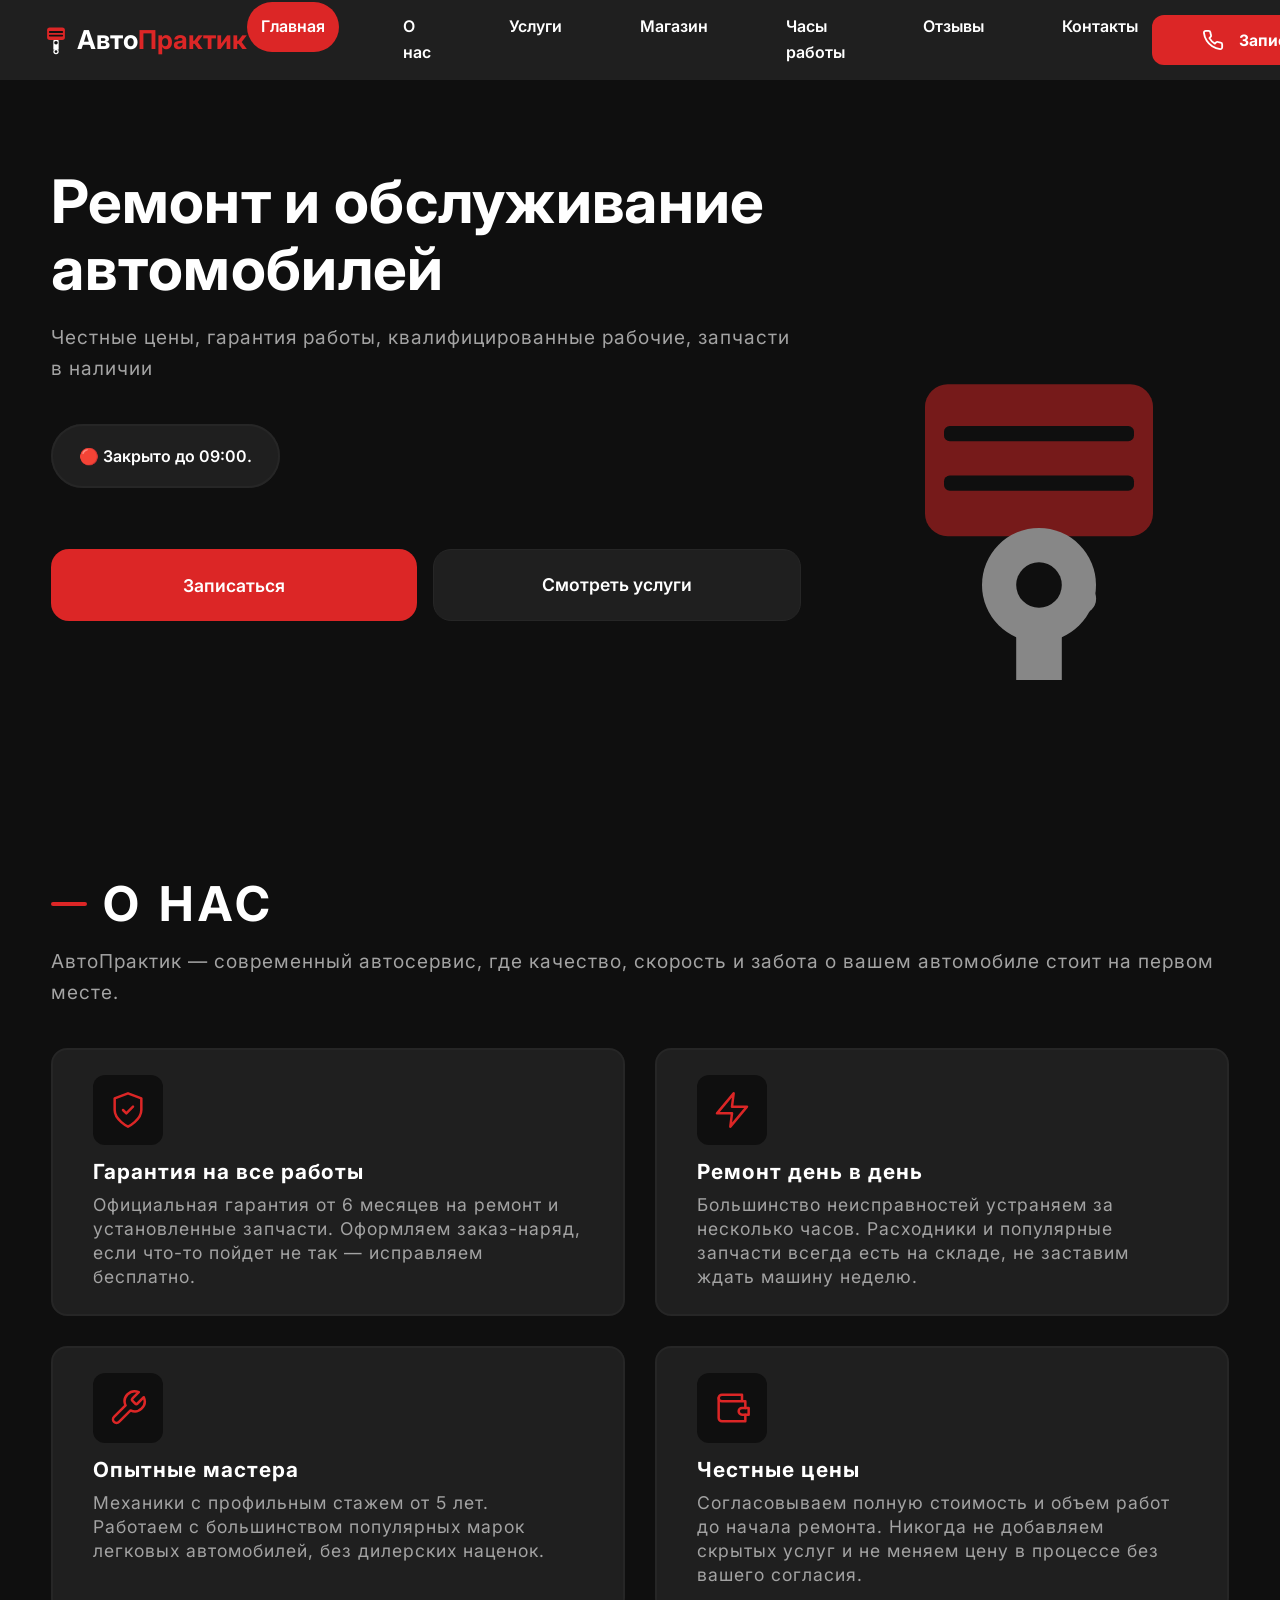
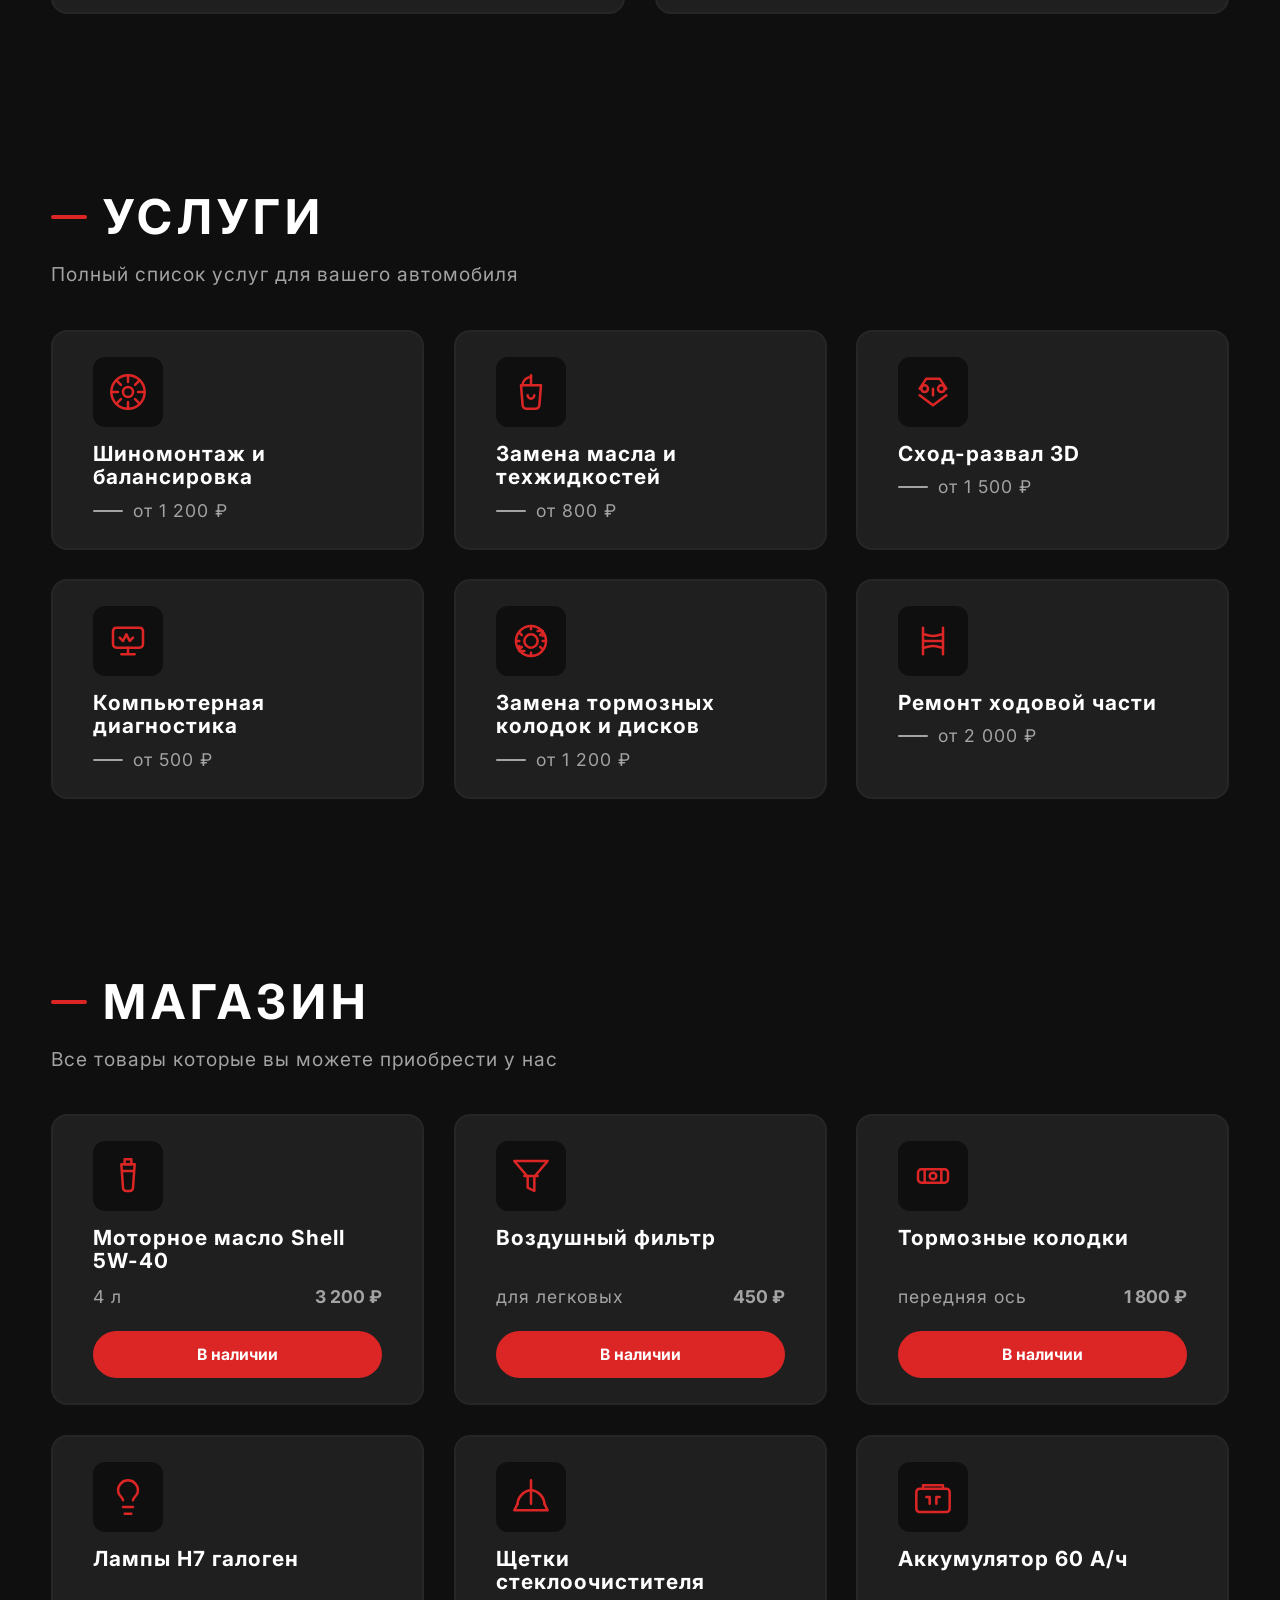
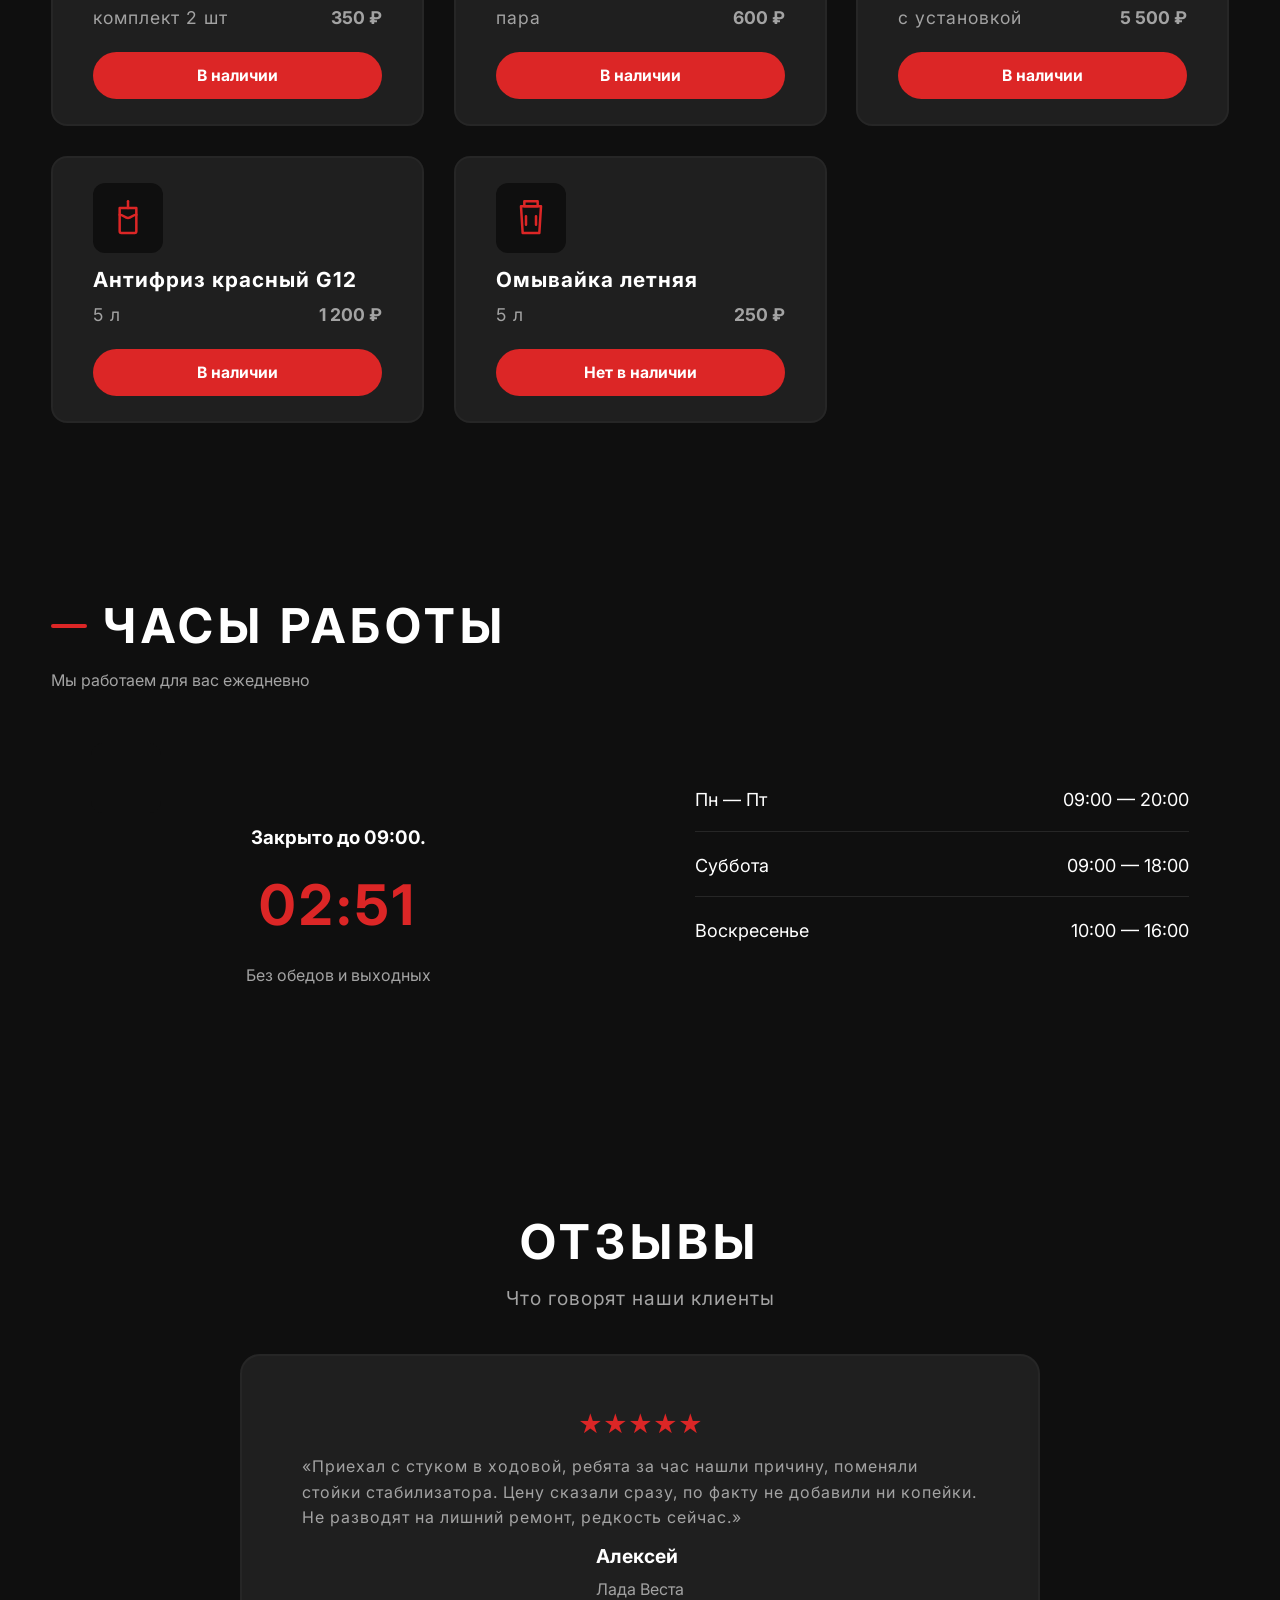
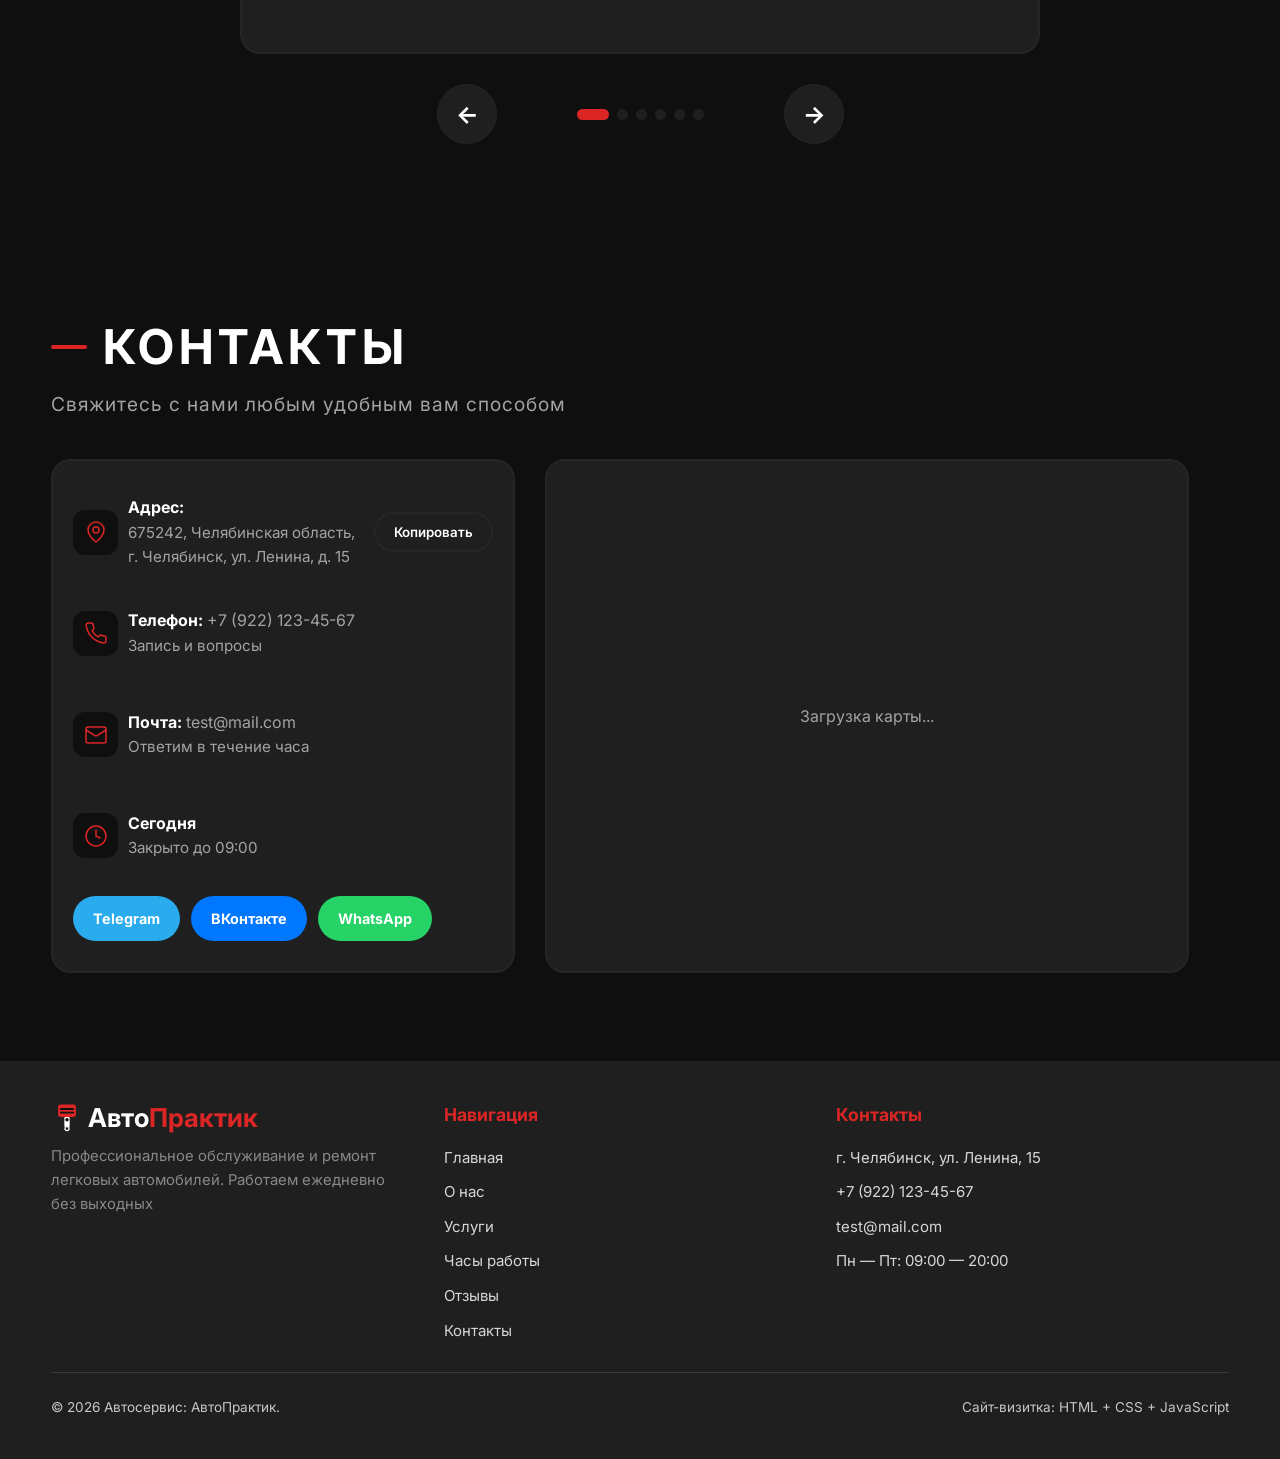
<file: index.html>
<!DOCTYPE html>
<html lang="ru" data-theme="dark">
<head>
    <meta charset="UTF-8">
    <meta name="viewport" content="width=device-width, initial-scale=1.0">
    <title>Автосервис • Практика</title>
    <link rel="preconnect" href="https://fonts.googleapis.com">
    <link rel="preconnect" href="https://fonts.gstatic.com" crossorigin>
    <link href="https://fonts.googleapis.com/css2?family=Inter:wght@400;500;600;700&display=swap" rel="stylesheet">
    <link rel="stylesheet" href="style.css">
</head>
<body>
    <!-- шапка -->
    <header id="header">
        <a href="#home" class="logo">
            <svg width="32" height="32" viewBox="0 0 36 36" fill="none" xmlns="http://www.w3.org/2000/svg">
                <rect x="8" y="4" width="20" height="14" rx="3" fill="#dc2626"/>
                <rect x="10" y="8" width="16" height="2" rx="1" fill="#111"/>
                <rect x="10" y="12" width="16" height="2" rx="1" fill="#111"/>
                <rect x="15" y="18" width="6" height="11" rx="1" fill="#ffffff"/>
                <circle cx="18" cy="21" r="2" fill="#111"/>
                <circle cx="18" cy="31" r="3" fill="#ffffff"/>
                <circle cx="18" cy="31" r="1.5" fill="#111"/>
            </svg>
            <h2>Авто<span>Практик</span></h2>
        </a>

        <nav>
            <ul class="nav-links" id="navLinks">
                <li><a href="#home">Главная</a></li>
                <li><a href="#about">О нас</a></li>
                <li><a href="#services">Услуги</a></li>
                <li><a href="#store">Магазин</a></li>
                <li><a href="#hours">Часы работы</a></li>
                <li><a href="#reviews">Отзывы</a></li>
                <li><a href="#contacts">Контакты</a></li>
            </ul>
        </nav>

        <div class="nav-actions">
            <button class="btn btn-primary" id="record">
                <svg width="22" height="22" viewBox="0 0 24 24" fill="none" stroke="currentColor" stroke-width="2" stroke-linecap="round" stroke-linejoin="round" xmlns="http://www.w3.org/2000/svg">
                    <path d="M22 16.92v3a2 2 0 0 1-2.18 2 19.79 19.79 0 0 1-8.63-3.07 19.5 19.5 0 0 1-6-6A19.79 19.79 0 0 1 2.12 4.18 2 2 0 0 1 4.11 2h3a2 2 0 0 1 2 1.72 12.84 12.84 0 0 0 .7 2.81 2 2 0 0 1-.45 2.11L8.09 9.91a16 16 0 0 0 6 6l1.27-1.27a2 2 0 0 1 2.11-.45 12.84 12.84 0 0 0 2.81.7A2 2 0 0 1 22 16.92z"/>
                </svg>
                Записаться
            </button>
            <button class="burger" id="burger" aria-label="Меню навигации"><span></span><span></span><span></span></button>
        </div>
    </header>

    <!-- главная -->
    <section id="home">
        <div class="container">
            <div class="gallery reveal" id="gallery">
                <div class="gallery-heading">
                    <h1>Ремонт и обслуживание автомобилей</h1>
                    <p>Честные цены, гарантия работы, квалифицированные рабочие, запчасти в наличии</p>
                    <span class="open-badge">
						<span class="open-dot" id="heroDot"></span>
						<span id="heroStatus">Открыто до 21:00. До закрытия 1 час 23 минуты</span>
					</span>
                    <div class="hero-buttons">
                        <div class="hero-buttons">
                            <button class="btn btn-primary" id="record">Записаться</button>
                            <a href="#services" class="btn btn-ghost">Смотреть услуги</a>
                        </div>
                    </div>
                </div>
                <svg id="heroPiston" viewBox="0 0 200 300" fill="none" xmlns="http://www.w3.org/2000/svg">
                    <g id="pistonGroup">
                        <rect id="pistonHead" x="40" y="40" width="120" height="80" rx="12" fill="#dc2626"/>
                        <rect x="50" y="62" width="100" height="8" rx="3" fill="#0f0f0f"/>
                        <rect x="50" y="88" width="100" height="8" rx="3" fill="#0f0f0f"/>
                        <rect id="conrod" x="88" y="120" width="24" height="110" rx="6" fill="#ffffff"/>
                        <circle cx="100" cy="135" r="10" fill="#0f0f0f"/>
                    </g>
                    <circle cx="100" cy="250" r="30" fill="#ffffff"/>
                    <circle cx="100" cy="250" r="12" fill="#0f0f0f"/>
                    <circle id="crankPin" cx="100" cy="230" r="8" fill="#ffffff"/>
                </svg>
            </div>
        </div>
    </section>

    <!-- о нас -->
    <section id="about">
        <div class="container">
            <div class="section-head reveal">
                <h2 class="section-title">О нас</h2>
				<p class="section-sub">АвтоПрактик — современный автосервис, где качество, скорость и забота о вашем автомобиле стоит на первом месте.</p>
            </div>
            <div class="features">
                <article class="feature reveal">
                    <div class="f-icon">
                        <svg width="40" height="40" viewBox="0 0 24 24" fill="none" stroke="#dc2626" stroke-width="1.5" stroke-linecap="round" stroke-linejoin="round">
                            <path d="M12 22s8-4 8-10V5l-8-3-8 3v7c0 6 8 10 8 10z"/>
                            <path d="m9 12 2 2 4-4"/>
                        </svg>
                    </div>
                    <h3>Гарантия на все работы</h3>
                    <p>Официальная гарантия от 6 месяцев на ремонт и установленные запчасти. Оформляем заказ-наряд, если что-то пойдет не так — исправляем бесплатно.</p>
                </article>
                <article class="feature reveal">
                    <div class="f-icon">
                        <svg width="40" height="40" viewBox="0 0 24 24" fill="none" stroke="#dc2626" stroke-width="1.5" stroke-linecap="round" stroke-linejoin="round">
                            <path d="M13 2 3 14h9l-1 8 10-12h-9l1-8z"/>
                        </svg>
                    </div>
                    <h3>Ремонт день в день</h3>
                    <p>Большинство неисправностей устраняем за несколько часов. Расходники и популярные запчасти всегда есть на складе, не заставим ждать машину неделю.</p>
                </article>
                <article class="feature reveal">
                    <div class="f-icon">
                        <svg width="40" height="40" viewBox="0 0 24 24" fill="none" stroke="#dc2626" stroke-width="1.5" stroke-linecap="round" stroke-linejoin="round">
                            <path d="M14.7 6.3a1 1 0 0 0 0 1.4l1.6 1.6a1 1 0 0 0 1.4 0l3.77-3.77a6 6 0 0 1-7.94 7.94l-6.91 6.91a2.12 2.12 0 0 1-3-3l6.91-6.91a6 6 0 0 1 7.94-7.94l-3.76 3.76z"/>
                        </svg>
                    </div>
                    <h3>Опытные мастера</h3>
                    <p>Механики с профильным стажем от 5 лет. Работаем с большинством популярных марок легковых автомобилей, без дилерских наценок.</p>
                </article>
                <article class="feature reveal">
                    <div class="f-icon">
                        <svg width="40" height="40" viewBox="0 0 24 24" fill="none" stroke="#dc2626" stroke-width="1.5" stroke-linecap="round" stroke-linejoin="round">
                            <path d="M20 12V8H6a2 2 0 0 1 0-4h12v4"/>
                            <path d="M4 6v12c0 1.1.9 2 2 2h14v-4"/>
                            <path d="M18 12a2 2 0 0 0 0 4h4v-4Z"/>
                        </svg>
                    </div>
                    <h3>Честные цены</h3>
                    <p>Согласовываем полную стоимость и объем работ до начала ремонта. Никогда не добавляем скрытых услуг и не меняем цену в процессе без вашего согласия.</p>
                </article>
            </div>
        </div>
    </section>

    <!-- услуги -->
    <section id="services">
        <div class="container">
            <div class="section-head reveal">
                <h2 class="section-title">Услуги</h2>
				<p class="section-sub">Полный список услуг для вашего автомобиля</p>
            </div>
            <div class="servis-grid" id="servisGrid">
                <article class="feature-servis reveal">
                    <div class="f-icon">
                        <svg width="40" height="40" viewBox="0 0 24 24" fill="none" stroke="#dc2626" stroke-width="1.5" stroke-linecap="round" stroke-linejoin="round">
                            <circle cx="12" cy="12" r="10"/>
                            <circle cx="12" cy="12" r="3"/>
                            <path d="M12 2v4M12 18v4M2 12h4M18 12h4M4.93 4.93l2.83 2.83M16.24 16.24l2.83 2.83M4.93 19.07l2.83-2.83M16.24 7.76l2.83-2.83"/>
                        </svg>
                    </div>
                    <h3>Шиномонтаж и балансировка</h3>
                    <p>от 1 200 ₽</p>
                </article>
                <article class="feature-servis reveal">
                    <div class="f-icon">
                        <svg width="40" height="40" viewBox="0 0 24 24" fill="none" stroke="#dc2626" stroke-width="1.5" stroke-linecap="round" stroke-linejoin="round">
                            <path d="M12 2v6"/>
                            <path d="M6 8h12l-1 12a2 2 0 0 1-2 2H9a2 2 0 0 1-2-2L6 8z"/>
                            <path d="M7 8c0-2.76 2.24-5 5-5"/>
                            <path d="M10 14a2 2 0 0 0 4 0"/>
                        </svg>
                    </div>
                    <h3>Замена масла и техжидкостей</h3>
                    <p>от 800 ₽</p>
                </article>
                <article class="feature-servis reveal">
                    <div class="f-icon">
                        <svg width="40" height="40" viewBox="0 0 24 24" fill="none" stroke="#dc2626" stroke-width="1.5" stroke-linecap="round" stroke-linejoin="round">
                            <path d="M12 14v-4"/>
                            <path d="M4 10l4-6h8l4 6"/>
                            <path d="m4 14 8 6 8-6"/>
                            <circle cx="7" cy="10" r="2"/>
                            <circle cx="17" cy="10" r="2"/>
                        </svg>
                    </div>
                    <h3> Сход-развал 3D</h3>
                    <p>от 1 500 ₽</p>
                </article>
                <article class="feature-servis reveal">
                    <div class="f-icon">
                        <svg width="40" height="40" viewBox="0 0 24 24" fill="none" stroke="#dc2626" stroke-width="1.5" stroke-linecap="round" stroke-linejoin="round">
                            <rect x="3" y="4" width="18" height="12" rx="2"/>
                            <path d="M8 20h8M12 16v4"/>
                            <path d="M7 10l2 2 2-4 2 4 2-2"/>
                        </svg>
                    </div>
                    <h3>Компьютерная диагностика</h3>
                    <p>от 500 ₽</p>
                </article>
                <article class="feature-servis reveal">
                    <div class="f-icon">
                        <svg width="40" height="40" viewBox="0 0 24 24" fill="none" stroke="#dc2626" stroke-width="1.5" stroke-linecap="round" stroke-linejoin="round">
                            <circle cx="12" cy="12" r="9"/>
                            <circle cx="12" cy="12" r="4"/>
                            <path d="M12 3v2M12 19v2M3 12h2M19 12h2"/>
                            <path d="M5 7l1.5 1.5M17.5 15.5 19 17M5 17l1.5-1.5M17.5 8.5 19 7"/>
                            <path d="M16 6h3v3M8 18H5v-3"/>
                        </svg>
                    </div>
                    <h3>Замена тормозных колодок и дисков</h3>
                    <p>от 1 200 ₽</p>
                </article>
                <article class="feature-servis reveal">
                    <div class="f-icon">
                        <svg width="40" height="40" viewBox="0 0 24 24" fill="none" stroke="#dc2626" stroke-width="1.5" stroke-linecap="round" stroke-linejoin="round">
                            <path d="M6 4v16"/>
                            <path d="M18 4v16"/>
                            <path d="M6 8c2 0 3 1 6 1s4-1 6-1"/>
                            <path d="M6 16c2 0 3-1 6-1s4 1 6 1"/>
                            <path d="M7 12h10"/>
                        </svg>
                    </div>
                    <h3>Ремонт ходовой части</h3>
                    <p>от 2 000 ₽</p>
                </article>
            </div>
        </div>
    </section>

    <!-- магазин -->
    <section id="store">
        <div class="container">
            <div class="section-head reveal">
                <h2 class="section-title">Магазин</h2>
				<p class="section-sub">Все товары которые вы можете приобрести у нас</p>
            </div>
            <div class="store-grid" id="storeGrid"></div>
        </div>
    </section>

    <!-- часы работы -->
    <section class="section" id="hours">
        <div class="container">
            <h2 class="section-title reveal">Часы работы</h2>
            <p class="section-subtitle reveal">Мы работаем для вас ежедневно</p>

            <div class="hours-grid reveal">
                <article class="surface-card status-card reveal">
                    <div class="f-icon" id="statusIcon"></div>
                    <h3 id="statusText">Открыто сейчас</h3>
                    <div class="current-time" id="currentTime">14:32</div>
                    <p class="text-muted">Без обедов и выходных</p>
                </article>

                <article class="surface-card schedule-card reveal">
                    <div class="schedule-row">
                        <span>Пн — Пт</span>
                        <span class="hours-time">09:00 — 20:00</span>
                    </div>
                    <div class="schedule-row">
                        <span>Суббота</span>
                        <span class="hours-time">09:00 — 18:00</span>
                    </div>
                    <div class="schedule-row">
                        <span>Воскресенье</span>
                        <span class="hours-time">10:00 — 16:00</span>
                    </div>
                </article>
            </div>
        </div>
    </section>

    <!-- отзывы -->
    <section id="reviews">
        <div class="reviews-content">
            <div class="section-head reveal">
                <h2 class="section-title">Отзывы</h2>
				<p class="section-sub">Что говорят наши клиенты</p>
            </div>
            <div class="reviews-wrap reveal">
				<div class="review-card" id="reviewCard"></div>
				<div class="review-nav">
					<button class="r-arrow btn btn-ghost" id="revPrev" aria-label="Предыдущий отзыв">←</button>
					<div class="r-dots" id="revDots"></div>
					<button class="r-arrow btn btn-ghost" id="revNext" aria-label="Следующий отзыв">→</button>
				</div>
			</div>
        </div>
    </section>

    <!-- контакты -->
    <section id="contacts">
        <div class="container">
            <div class="section-head reveal">
                <h2 class="section-title">Контакты</h2>
				<p class="section-sub">Свяжитесь с нами любым удобным вам способом</p>
            </div>
            <div class="contacts-grid reveal">
                <article class="contacts contact-item reveal">
                    <div class="contact">
                        <span class="f-icon">
                            <svg width="24" height="24" viewBox="0 0 24 24" fill="none" stroke="#dc2626" stroke-width="1.5" stroke-linecap="round" stroke-linejoin="round">
                                <path d="M20 10c0 6-8 12-8 12s-8-6-8-12a8 8 0 0 1 16 0Z"/>
                                <circle cx="12" cy="10" r="3"/>
                            </svg>
                        </span>
                        <div>
                            <b>Адрес:</b>
                            <p id="addressText">675242, Челябинская область, г. Челябинск, ул. Ленина, д. 15</p>
                        </div>
                        <button class="copy-btn" id="copyAddress">Копировать</button>
                    </div>
                    <div class="contact reveal">
                        <span class="f-icon">
                            <svg width="24" height="24" viewBox="0 0 24 24" fill="none" stroke="#dc2626" stroke-width="1.5" stroke-linecap="round" stroke-linejoin="round">
                                <path d="M22 16.92v3a2 2 0 0 1-2.18 2 19.79 19.79 0 0 1-8.63-3.07 19.5 19.5 0 0 1-6-6 19.79 19.79 0 0 1-3.07-8.67A2 2 0 0 1 4.11 2h3a2 2 0 0 1 2 1.72 12.84 12.84 0 0 0 .7 2.81 2 2 0 0 1-.45 2.11L8.09 9.91a16 16 0 0 0 6 6l1.27-1.27a2 2 0 0 1 2.11-.45 12.84 12.84 0 0 0 2.81.7A2 2 0 0 1 22 16.92z"/>
                            </svg>
                        </span>
                        <div>
                            <b>Телефон:</b>
                            <a href="tel:+79221234567">+7 (922) 123-45-67</a>
                            <p>Запись и вопросы</p>
                        </div>
                    </div>
                    <div class="contact reveal">
                        <span class="f-icon">
                            <svg width="24" height="24" viewBox="0 0 24 24" fill="none" stroke="#dc2626" stroke-width="1.5" stroke-linecap="round" stroke-linejoin="round">
                                <rect x="2" y="4" width="20" height="16" rx="2"/>
                                <path d="m22 7-8.97 5.7a1.94 1.94 0 0 1-2.06 0L2 7"/>
                            </svg>
                        </span>
                        <div>
                            <b>Почта:</b>
                            <a class="link"><span>test@mail.com</span></a>
					        <p>Ответим в течение часа</p>
                        </div>
                    </div>
                    <div class="contact reveal">
						<span class="f-icon">
                            <svg width="24" height="24" viewBox="0 0 24 24" fill="none" stroke="#dc2626" stroke-width="1.5" stroke-linecap="round" stroke-linejoin="round">
                                <circle cx="12" cy="12" r="10"/>
                                <polyline points="12 6 12 12 16 14"/>
                            </svg>
                        </span>
						<div>
							<b>Сегодня</b>
							<p id="todayHoursText">…</p>
						</div>
                    </div>
                    <div class="socials reveal">
						<a class="social tg" href="https://t.me/" target="_blank" rel="noopener">Telegram</a>
						<a class="social vk" href="https://vk.com/" target="_blank" rel="noopener">ВКонтакте</a>
						<a class="social wa" href="https://wa.me/79221234567" target="_blank" rel="noopener">WhatsApp</a>
					</div>
                </article>
                <article class="contacts map">
                        <span class="map-placeholder">Загрузка карты...</span>
                        <iframe src="https://www.google.com/maps/embed?pb=!1m18!1m12!1m3!1d145903.8934666252!2d61.34401806265247!3d55.152682550307055!2m3!1f0!2f0!3f0!3m2!1i1024!2i768!4f13.1!3m3!1m2!1s0x43c592cb104a3a8d%3A0xef224a2a6d1711bf!2z0KfQtdC70Y_QsdC40L3RgdC6LCDQp9C10LvRj9Cx0LjQvdGB0LrQsNGPINC-0LHQuy4!5e0!3m2!1sru!2sru!4v1795172742617!5m2!1sru!2sru" width="600" height="450" style="border:0;" allowfullscreen="" loading="lazy" referrerpolicy="strict-origin-when-cross-origin" alt="Карта"></iframe>
                </article>
            </div>
        </div>
    </section>

    <!-- подвал -->
     <footer>
        <div class="footer-grid">
            <div>
                <a href="#home" class="logo">
                    <svg width="32" height="32" viewBox="0 0 36 36" fill="none" xmlns="http://www.w3.org/2000/svg">
                        <rect x="8" y="4" width="20" height="14" rx="3" fill="#dc2626"/>
                        <rect x="10" y="8" width="16" height="2" rx="1" fill="#111"/>
                        <rect x="10" y="12" width="16" height="2" rx="1" fill="#111"/>
                        <rect x="15" y="18" width="6" height="11" rx="1" fill="#ffffff"/>
                        <circle cx="18" cy="21" r="2" fill="#111"/>
                        <circle cx="18" cy="31" r="3" fill="#ffffff"/>
                        <circle cx="18" cy="31" r="1.5" fill="#111"/>
                    </svg>
                    <h2>Авто<span>Практик</span></h2>
                </a>
                <p>Профессиональное обслуживание и ремонт легковых автомобилей. Работаем ежедневно без выходных</p>
            </div>
            <div>
                <h4>Навигация</h4>
                <ul>
                    <li><a href="#home" class="active">Главная</a></li>
                    <li><a href="#about">О нас</a></li>
                    <li><a href="#services">Услуги</a></li>
                    <li><a href="#hours">Часы работы</a></li>
                    <li><a href="#reviews">Отзывы</a></li>
                    <li><a href="#contacts">Контакты</a></li>
                </ul>
            </div>
            <div>
                <h4>Контакты</h4>
                <ul>
                    <li><a href="#contacts">г. Челябинск, ул. Ленина, 15</a></li>
					<li><a href="tel:+79221234567">+7 (922) 123-45-67</a></li>
					<li><a href=""><span>test@mail.com</span></a></li>
                    <li><a href="#visit">Пн — Пт: 09:00 — 20:00</a></li>
                </ul>
            </div>
        </div>
        <div class="footer-bottom">
			<span>© <span id="year"></span> Автосервис: АвтоПрактик.</span>
			<span>Сайт-визитка: HTML + CSS + JavaScript</span>
		</div>
    </footer>

    <!-- модалка записи -->
    <div class="modal" id="recordModal">
        <div class="modal-bg" data-close></div>
		<div class="modal-box">
            <button class="close-x" data-close aria-label="Закрыть">✕</button>
            <div class="modal-header">
                <h2>Запись на сервис</h2>
                <p>Оставьте заявку, и мы перезвоним в течение 30 минут.</p>
            </div>
            <form id="recordForm">
                <div class="form">
                    <label>Имя</label>
                    <input type="text" id="name" placeholder="Ваше имя">
                    <span class="err-msg">Пожалуйста, укажите имя (минимум 2 буквы)</span>
                </div>
                <div class="form">
                    <label>Телефон</label>
                    <input type="tel" id="phone" placeholder="+7 (___) ___-__-__">
                    <span class="err-msg">Введите телефон — минимум 10 цифр</span>
                </div>
                <div class="form">
                    <label>Дата</label>
                    <input type="date" id="date">
                    <span class="err-msg">Выберите дату не раньше сегодняшней</span>
                </div>
                <div class="form">
                    <label>Время</label>
                    <input type="time" id="time">
                    <span class="err-msg">В это время мы не работаем</span>
                </div>
                <div class="form">
                    <label>Услуга</label>
                    <div class="custom-select">
                        <input type="hidden" name="servis" value="">
                        <button type="button" class="custom-select-trigger">
                            <span class="custom-select-value">Все услуги</span>
                            <svg class="trigger-arrow" width="18" height="18" viewBox="0 0 24 24" fill="none" stroke="currentColor" stroke-width="2" stroke-linecap="round" stroke-linejoin="round">
                                <path d="m6 9 6 6 6-6"/>
                            </svg>
                        </button>
                        <div class="custom-select-menu">
                            <button type="button" class="servis-option" data-value="">Все услуги</button>
                            <button type="button" class="servis-option" data-value="tire-service">Шиномонтаж и балансировка</button>
                            <button type="button" class="servis-option" data-value="oil">Замена масла и техжидкостей</button>
                            <button type="button" class="servis-option" data-value="assembly">Сход-развал 3D</button>
                            <button type="button" class="servis-option" data-value="diagnostics">Компьютерная диагностика</button>
                            <button type="button" class="servis-option" data-value="brake-pads">Замена тормозных колодок</button>
                            <button type="button" class="servis-option" data-value="undercarriage">Ремонт ходовой части</button>           
                        </div>
                    </div>
                </div>
                <button type="submit" class="btn btn-primary">Отправить заявку</button>
            </form>
        </div>
    </div>
    <!-- модалка успешной записи -->
    <div class="modal" id="successModal">
        <div class="modal-bg" data-close></div>
		<div class="modal-box">
            <button class="close-x" data-close aria-label="Закрыть">✕</button>
            <div style="margin-bottom: 16px;">
                <svg width="56" height="56" viewBox="0 0 24 24" fill="none" stroke="#22c55e" stroke-width="1.5" stroke-linecap="round" stroke-linejoin="round">
                    <circle cx="12" cy="12" r="10"/>
                    <path d="m9 12 2 2 4-4"/>
                </svg>
            </div>
            <div class="modal-header">
                <h2>Запись успешно оформлена!</h2>
                <p>Скоро свяжемся с вами, и позвоним в назваченный день за 1 час.</p>
            </div>
            <button class="btn btn-primary" data-close>Отлично</button>
        </div>
     </div>

    <script src="data.js"></script>
    <script src="script.js"></script>
</body>
</html>
</file>
<file: style.css>
/* темная тема */
:root[data-theme="dark"] {
    --bg: #0f0f0f; /* основной фон страницы, почти черный не угольно черный чтобы не резал глаза */
    --surface: #1f1f1f;; /* фон карточек, шапки, выпадающих меню */
    --surface-hover: #2b2b2b; /* фон карточек при наведении */
    --border: #262626; /* цвет разделителей и обводок */
    --text-main: #ffffff; /* основной текст заголовков */
    --text-muted: #a3a3a3; /* приглушенный серый текст подзаголовков */
    --accent: #dc2626; /* твой основной красный акцент для кнопок и выделений */
    --accent-hover: #7f1212; /* красный чуть темнее при наведении на кнопку */
    --accent-soft: rgba(220, 38, 38, 0.1); /* очень бледный красный для подложек */
}
/* светлая тема */
:root[data-theme="light"] {
    --bg: #e2e8f0;
    --surface: #ffffff;
    --surface-hover: #f1f5f9;
    --border: #cbd5e1;
    --text-main: #0f172a;
    --text-muted: #475569;
    --accent: #dc2626;
    --accent-hover: #b91c1c;
    --accent-soft: rgba(220, 38, 38, 0.1);
}
* {margin: 0; padding: 0; box-sizing: border-box;}
html {scroll-behavior: smooth;}
body {
    font-family: 'Inter', system-ui, -apple-system, sans-serif;
    background: var(--bg);
    color: var(--text-main);
    line-height: 1.6;
    transition: background-color 0.3s ease, color 0.3s ease;
    width: 100%;
}
h1, h2, h3 {
    font-family: inherit;
    font-weight: 700;
    line-height: 1.12;
    color: var(--text-main)
}
p {color: var(--text-muted)}
.container {width: min(1180px, 92%); margin: 0 auto;}
button {font-family: inherit; cursor: pointer; border: none; background: none; color: inherit;}
section {padding: 88px 0;}
.btn-ghost {background-color: var(--surface); border: 1px solid var(--border)}
.btn-ghost:hover {background: var(--surface-hover);}
.btn {
    display: inline-flex;
    align-items: center;
    gap: 9px;
    padding: 14px 28px;
    border-radius: 999px;
    font-weight: 700;
    font-size: 0.98rem;
    transition:
        transform 0.25s,
        box-shadow 0.25s;
    will-change: transform;
}
.btn:hover {transform: translateY(-5px);}
.btn-primary {background-color: var(--accent);}
.btn-primary:hover {background-color: var(--accent-hover);}
header, article, button, section, footer, .feature, .contact-item {transition: background-color 0.3s ease, border-color 0.3s ease, color 0.3s ease;}
a {color: inherit; text-decoration: none;}
ul {list-style-type: none;}
b {color: var(--text-main)}
.logo {
    display: flex;
    align-items: center;
    gap: 5px;
    font-size: 22px;
    font-weight: 700;
    text-decoration: none;
}
.logo h2 {font-size: 26px; color: var(--text-main); font-weight: 700;}
.logo h2 span {color: var(--accent);}
header {display: flex; align-items: center; justify-content: space-between; height: 74px; background-color: var(--surface); padding: 40px; position: fixed; z-index: 1000; width: 100%;}
.nav-actions {display: flex; gap: 30px; align-items: center;}
.nav-actions button {border-radius: 12px; padding: 14px 50px; gap: 15px;}
.burger {display: none;}
nav ul {display: flex; gap: 50px; font-weight: 600;}
.nav-links {position: relative;}
.nav-links a {position: relative; z-index: 1; display: inline-block; padding: 12px 14px; border-radius: 999px; transition: background-color 0.3s ease;}
.nav-links li {transition: transform 0.25s ease;}
.nav-links li:hover {transform: translateY(-3px);}
.nav-links a.active {background-color: var(--accent); color: #ffffff;}
#home .container {position: relative; min-height: 500px; padding: 80px 0 80px}
#heroPiston {
    position: absolute;
    width: 380px;
    opacity: 0.5;
    z-index: 0;
    right: 0;
    top: 50%;
    transform: translateY(-50%);
}
.gallery-heading {max-width: 750px;}
.gallery-heading h1 {font-size: 60px; letter-spacing: 0.3px; margin-bottom: 20px;}
.gallery-heading p, .section-sub {font-size: 1.2rem; margin-bottom: 60px; letter-spacing: 1px;}
.section-sub {margin-bottom: 40px;}
.hero-buttons {display: flex; gap: 16px; margin-top: 40px; width: 100%;}
.hero-buttons .btn {flex: 1; height: 72px; border-radius: 18px; font-size: 1.1rem; font-weight: 600; justify-content: center;}
.open-badge {background-color: var(--surface); padding: 20px 26px; border: 2px solid var(--border); border-radius: 999px; color: var(--text-main); font-weight: 600;}
.section-title {text-transform: uppercase; font-size: 3rem; letter-spacing: 5px; display: inline-flex; align-items: center; gap: 16px; margin-bottom: 15px;}
.section-title::before {content: ""; display: inline-block; width: 36px; height: 4px; background: var(--accent); border-radius: 2px; flex-shrink: 0;}
.features {display: grid; grid-template-columns: repeat(auto-fit, minmax(480px, 1fr)); gap: 30px;}
.feature, .feature-servis, .product-card {background-color: var(--surface); border-radius: 16px; padding: 25px 40px; border: 2px solid var(--border);
    transition: transform 0.25s ease, background-color 0.25s ease, box-shadow 0.25s ease; will-change: transform;}
.feature:hover, .feature-servis:hover {background-color: var(--surface-hover); transform: translateY(-10px); box-shadow: 0 12px 28px rgba(0,0,0,0.3);}
.feature h3, .feature-servis h3, .product-card h3 {font-family: inherit; letter-spacing: 1px; font-size: 1.3rem; margin-bottom: 10px;}
.feature p, .feature-servis p, .product-card span {font-size: 1.1rem; letter-spacing: 1px; color: var(--text-muted); line-height: 1.5rem; display: flex; align-items: center; gap: 10px;}
.feature-servis p::before {content: ""; width: 30px; height: 2px; background-color: var(--text-muted); border-radius: 3px;}
.f-icon {margin-bottom: 15px; background-color: var(--bg); border-radius: 12px; width: 70px; height: 70px; display: grid; place-items: center;}
.servis-grid, .store-grid {display: grid; grid-template-columns: repeat(auto-fit, minmax(300px, 1fr)); gap: 30px;}
.product-subtitle {display: flex; justify-content: space-between; align-items: baseline;}
.product-price {font-size: 1.1rem; font-weight: 700; color: var(--text-muted)}
.product-card {display: flex; flex-direction: column;}
.product-subtitle {margin-top: auto; margin-bottom: 20px;}
.product-card button {margin-bottom: 0; width: 100%; display: grid; place-items: center;}
.hours-grid {display: grid; grid-template-columns: repeat(auto-fit, minmax(480px, 1fr)); gap: 30px;}
.status-card {text-align: center; padding: 50px 40px;}
.current-time {font-size: 56px; font-weight: 700; color: var(--accent); letter-spacing: 4px; margin: 12px 0;}
.schedule-card {padding: 40px; display: flex; flex-direction: column; gap: 20px; justify-content: center;}
.schedule-row {display: flex; justify-content: space-between; align-items: center; font-size: 18px; padding-bottom: 16px; border-bottom: 1px solid var(--border);}
.schedule-row:last-child {border-bottom: none; padding-bottom: 0;}
.schedule-row.today {color: var(--accent); font-weight: 600;}
.reviews-content {width: min(800px, 92%); margin: 0 auto; display: flex; align-items: center; flex-direction: column;}
.reviews-content .section-title::before {display: none;}
.reviews-content .section-head {display: grid; place-items: center;}
.review-card {background-color: var(--surface); padding: 40px 60px; border: 2px solid var(--border); border-radius: 20px; display: flex;
    flex-direction: column; align-items: center; height: 300px; justify-content: center}
.review-stars {color: var(--accent); font-size: 1.5rem; margin-bottom: 10px;}
.review-text {margin-bottom: 10px; letter-spacing: 1px;}
.review-author {display: grid; gap: 5px;}
.review-author b {font-size: 1.2rem;}
.review-author span {color: var(--text-muted)}
.review-nav {display: flex; align-items: center; justify-content: center; gap: 80px; margin-top: 30px;}
.r-arrow {height: 60px; width: 60px; border-radius: 50%; font-size: 1.5rem; display: grid; place-items: center; padding: 0;}
.r-dots {display: flex; gap: 8px;}
.r-dot {width: 11px; height: 11px; border-radius: 999px; background: var(--surface); transition: 0.3s; padding: 0;}
.r-dot.active {width: 32px; background: var(--accent);}
.review-card.swap {animation: swap 0.5s ease;}

@keyframes swap {
    0% {opacity: 0; transform: translateX(50px);}
    100% {opacity: 1; transform: none;}
}
.contacts-grid {display: grid; grid-template-columns: 0.92fr 1.08fr; gap: 30px;}
.contacts {background-color: var(--surface); padding: 30px 20px; border: 2px solid var(--border); border-radius: 20px; display: flex; gap: 20px; flex-direction: column; justify-content: center;}
.socials {display: flex; gap: 11px;}
.social {
    padding: 11px 20px;
    border-radius: 999px;
    font-weight: 700;
    font-size: 0.9rem;
    color: #fff;
    transition:
        transform 0.25s,
        opacity 0.25s;}
.social:hover {transform: translateY(-3px); opacity: 0.92;}
.social.tg {background: #2aabee;}
.social.vk {background: #0077ff;}
.social.wa {background: #25d366;}
.contact .f-icon {width: 45px; height: 45px; flex-shrink: 0; margin-bottom: 0;}
.contact {display: flex; gap: 10px; align-items: center; flex: 1}
.copy-btn {background-color: transparent; border: 2px solid var(--border); border-radius: 999px; padding: 10px 18px; align-self: center; min-height: 0; font-weight: 600; transition: transform 0.25s, background-color 0.25s;}
.copy-btn:hover {background-color: var(--accent); transform: translateY(-3px);}
.contact p {font-size: 0.95rem;}
.contact a, .contact span {color: var(--text-muted);}
footer {background-color: var(--surface); padding: 40px 0;}
.footer-grid {width: min(1180px, 92%); margin: 0 auto; display: grid; grid-template-columns: 1fr 1fr 1fr;}
.footer-bottom {width: min(1180px, 92%); margin: 0 auto; margin-top: 20px;}
footer p {font-size: 0.93rem; opacity: 0.8; margin-top: 12px; max-width: 340px;}
footer h4 {color: var(--accent); margin-bottom: 15px; font-size: 1.1rem;}
footer ul {list-style: none;}
footer ul li {margin-bottom: 9px;}
footer ul a {opacity: 0.82; font-size: 0.94rem; transition: 0.25s;}
footer ul a:hover {opacity: 1; color: var(--accent); padding-left: 5px;}
.footer-bottom {
    border-top: 1px solid rgba(255, 243, 223, 0.16);
    padding-top: 24px;
    display: flex;
    justify-content: space-between;
    gap: 14px;
    flex-wrap: wrap;
    font-size: 0.85rem;
    opacity: 0.75;
}
iframe{filter: invert(90%) hue-rotate(180deg); position: relative; z-index: 1;}
.reveal {opacity: 0; transform: translateY(30px); transition: opacity 0.6s ease, transform 0.6s ease;}
.reveal.active {opacity: 1; transform: translateY(0);}
.reveal:nth-child(2) { transition-delay: 0.1s; }
.reveal:nth-child(3) { transition-delay: 0.2s; }
.reveal:nth-child(4) { transition-delay: 0.3s; }
.reveal:nth-child(5) { transition-delay: 0.4s; }
.reveal:nth-child(6) { transition-delay: 0.5s; }
.reveal:nth-child(7) { transition-delay: 0.6s; }
.reveal:nth-child(8) { transition-delay: 0.7s; }
.map {position: relative;}
.map-placeholder {position: absolute; inset: 0; display: grid; place-items: center; color: var(--text-muted); z-index: 0;}
.modal {
    position: fixed;
    inset: 0;
    z-index: 1200;
    display: grid;
    place-items: center;
    padding: 20px;
    opacity: 0;
    pointer-events: none;
    transition: opacity 0.3s;
}
.modal.show {opacity: 1; pointer-events: auto;}
.modal-bg {position: absolute; inset: 0; background: rgba(0, 0, 0, 0.72); backdrop-filter: blur(6px);}
.modal-box {
    position: relative;
    background: var(--surface);
    border-radius: 28px;
    padding: 30px 60px;
    width: min(700px, 98%);
    overflow-y: auto;
    transform: translateY(36px) scale(0.96);
    transition: transform 0.35s cubic-bezier(0.34, 1.4, 0.64, 1);
}
.close-x {position: absolute; left: 20px; top: 20px; font-size: 1.2rem; font-weight: 600; padding: 5px; border-radius: 10px;}
.close-x:hover {background-color: var(--surface-hover);}
.modal-header {display: grid; place-items: center; margin-bottom: 30px;}
.modal-header h2 {font-size: 2rem; text-transform: uppercase; letter-spacing: 2px;}
.modal-header p {font-size: 1.1rem;}
#recordForm {display: grid; place-items: center; gap: 20px;}
.form input, .custom-select-trigger {background-color: var(--bg); padding: 16px 20px; border-radius: 18px; border: none; color: var(--text-muted); height: 60px; font-size: 1.1rem;}
.custom-select {position: relative;}
.custom-select-trigger {font-family: inherit; font-weight: 300; opacity: 0.8}
.form {width: 100%; display: flex; flex-direction: column;}
.form label {margin-bottom: 5px; color: var(--text-muted)}
input:focus, .custom-select-trigger:focus {outline: none; border: 2px solid var(--border);}
.custom-select-menu {display: none; position: absolute; top: 100%; left: 0; right: 0; z-index: 10;}
.custom-select.open .custom-select-menu { display: flex; flex-direction: column; }
#recordForm .btn-primary {width: 100%; display: grid; place-items: center; height: 60px; margin-top: 30px; font-size: 1.1rem;}
.custom-select-trigger {display: flex; justify-content: space-between; align-items: center; width: 100%;}
.err-msg {display: none; color: #c0392b; font-size: 0.85rem; margin-top: 5px; font-weight: 600;}
.field .err-msg {display: block;}
.custom-select-menu {display: none; position: absolute; top: calc(100% + 6px); left: 0; right: 0; z-index: 10; background-color: var(--bg);
    border: 1px solid var(--border); border-radius: 16px; padding: 6px; gap: 4px;}
.servis-option {background-color: transparent; width: 100%;  padding: 12px 16px; border-radius: 12px; text-align: left; color: var(--text-main); font-size: 1rem;}
.servis-option:hover {background-color: var(--surface-hover);}
#successModal {text-align: center;}
.header-text {font-weight: 400; font-size: 1.2rem; color: var(--text-muted); border-left: 1px solid var(--text-muted); padding-left: 12px; margin-left: 12px;}
.top-row-grid {display: grid; grid-template-columns: repeat(auto-fit, minmax(240px, 1fr)); gap: 20px; margin-top: 70px;}
.top-row-card {background-color: var(--surface); padding: 30px 40px; border-radius: 18px;}
.card-head {display: flex; gap: 10px; align-items: center;}
.card-head h2 {font-size: 1.5rem; font-weight: 600; letter-spacing: 1px;}
.card-head .f-icon svg {color: var(--accent);}
.card-head .f-icon {width: 55px; height: 55px; margin: 0;}
.top-row-card span {font-size: 2rem; font-weight: 700; display: block; margin-top: 12px;}
.admin-table {background-color: var(--surface); border: 2px solid var(--border); border-radius: 20px; width: 100%; overflow-x: auto;}
.admin-table th,
.admin-table td {padding: 14px 16px; text-align: left; border-bottom: 1px solid var(--border);}
.admin-table th {color: var(--text-muted); font-size: 0.85rem; font-weight: 500;}
.admin-price {background-color: var(--bg); border: 1px solid var(--border); color: var(--text-main); width: 130px; height: 60px; padding: 6px 10px; border-radius: 14px; opacity: 0.8;}
.admin-status {position: relative; width: 140px;}
.icon-btn {width: 50px; height: 50px; border-radius: 50% !important; background-color: var(--bg); padding: 10px !important; display: grid; place-items: center; border: 2px solid var(--border)}
.table-wrap {width: 100%; overflow: visible; border-radius: 20px;}
.top-row-card span {font-variant-numeric: tabular-nums;}

@media (max-width: 768px) {
    
    header {padding: 15px;}
    header .btn-primary {display: none;}
    .features, .hours-grid, .contacts-grid, .hero-grid {grid-template-columns: 1fr;}
    .review-card {height: 350px;}
    .contact, .socials {flex-wrap: wrap; gap: 10px;}
    .map iframe {width: 100%;}
    .gallery-heading h1 {font-size: 40px; letter-spacing: 0.1px;}
    #home .container {padding: 40px 0 40px;}
    section {padding: 44px 0;}
    .gallery-heading p, .section-sub {font-size: 1rem;}
    .section-title {font-size: 2rem;}
    .open-badge {padding: 16px 26px;}
    .hero-buttons {flex-direction: column;}
    #heroPiston {display: none;}
    .burger {display: flex; flex-direction: column;}
    .burger {display: flex; flex-direction: column; gap: 5px !important; padding: 5px !important;}
    .burger span {width: 26px; height: 3px; border-radius: 3px; background: var(--text-main); transition: 0.3s;}
    .burger.open span:nth-child(1) {transform: translateY(8px) rotate(45deg);}
    .burger.open span:nth-child(2) {opacity: 0;}
    .burger.open span:nth-child(3) {transform: translateY(-8px) rotate(-45deg);}
    header nav {
        display: flex;
        position: fixed;
        top: 74px;
        left: auto;
        right: 16px;
        width: 220px;
        border-radius: 16px;
        border: 1px solid var(--border);
        box-shadow: 0 10px 30px rgba(0, 0, 0, 0.5);
        background: var(--surface);
        padding: 20px;
        border-bottom: 1px solid var(--border);
        opacity: 0;
        pointer-events: none;
        transform: translateY(-15px);
        transition: 0.3s;
        justify-content: end;
    }
    header nav.open {opacity: 1; pointer-events: auto; transform: translateY(0);} 
    header nav .nav-links {flex-direction: column; width: 100%; gap: 14px;}
    .footer-grid {grid-template-columns: 1fr; gap: 30px;}
    .table-wrap {overflow-x: auto;}
}
</file>
